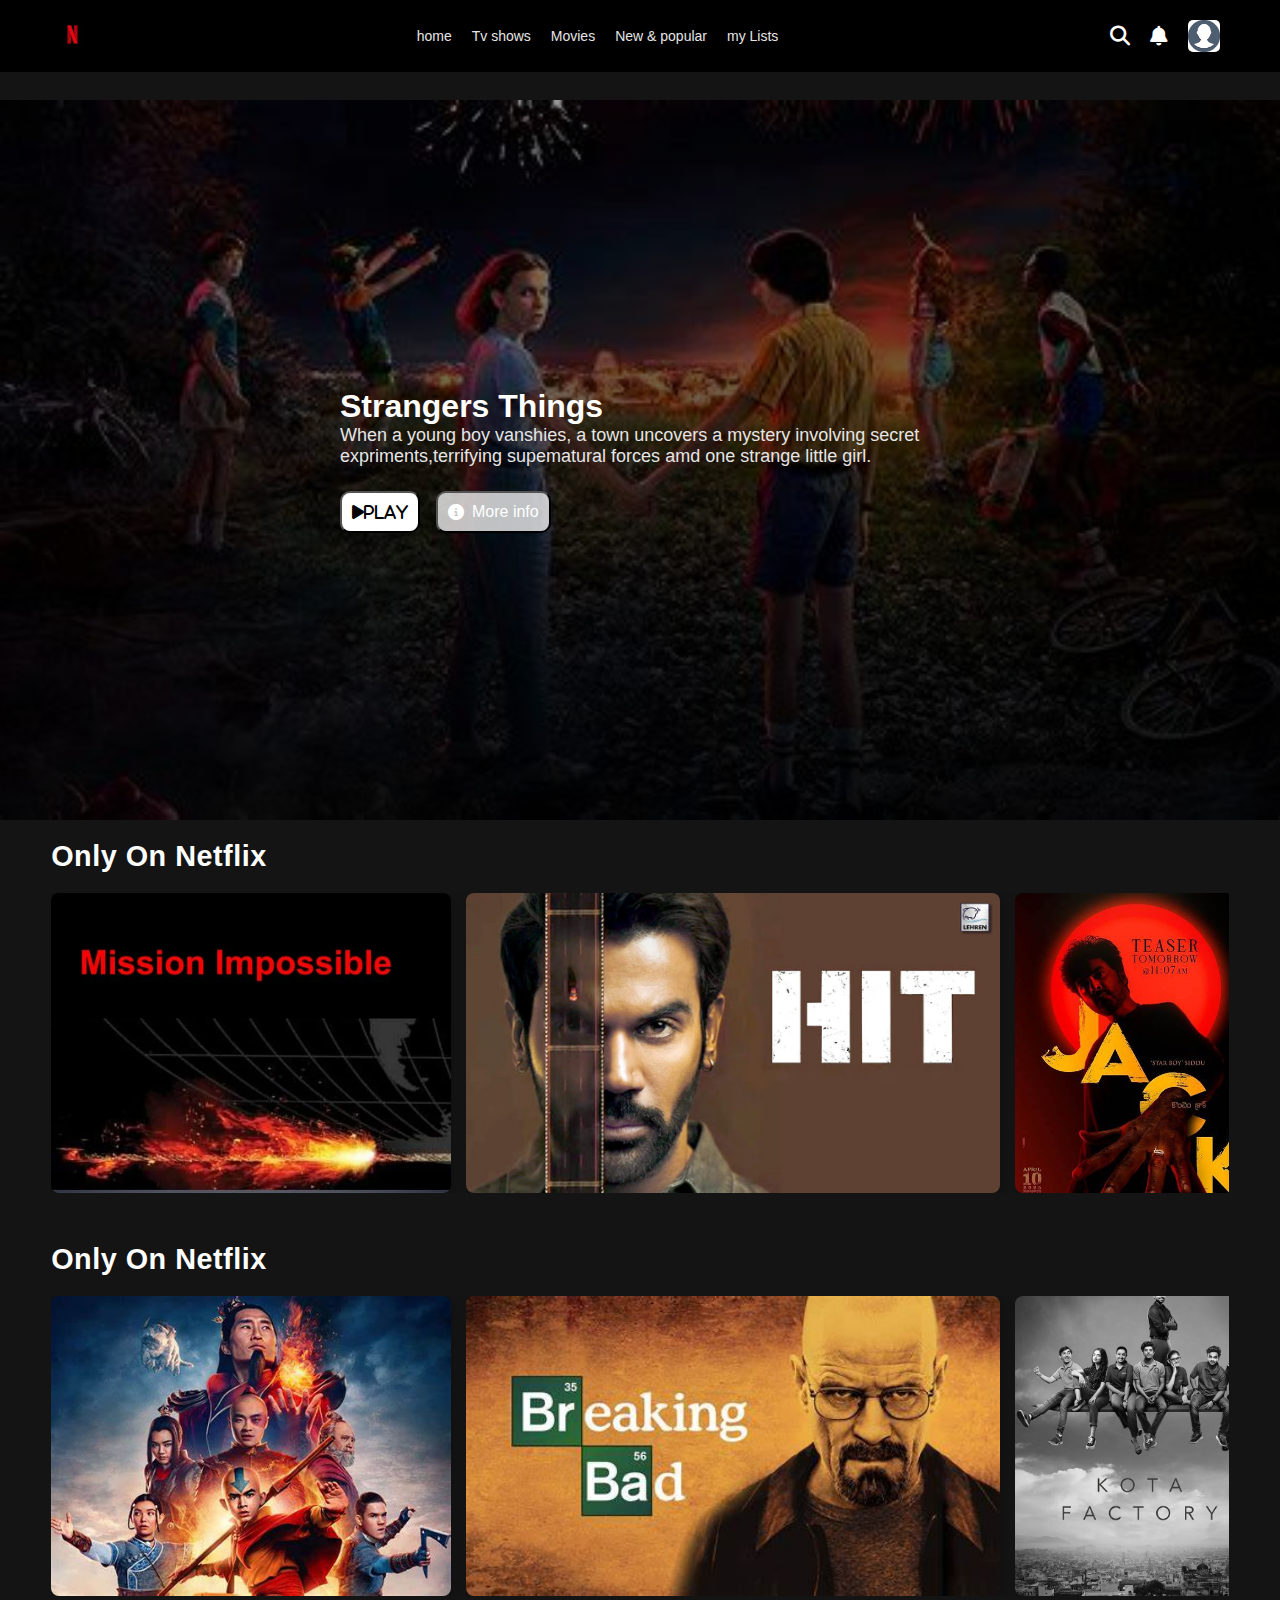
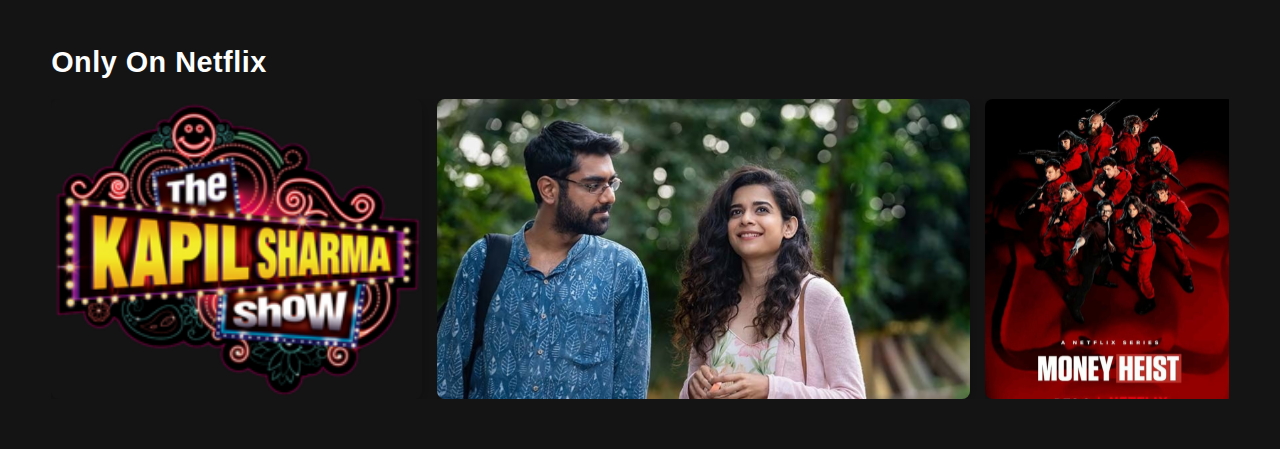
<file: index.html>
<!DOCTYPE html>
<html lang="en">
<head>
    <meta charset="UTF-8">
    <meta name="viewport" content="width=device-width, initial-scale=1.0">
    <title>Netflix Clone</title>

    <link rel="stylesheet" href="https://cdnjs.cloudflare.com/ajax/libs/font-awesome/6.7.2/css/all.min.css" integrity="sha512-Evv84Mr4kqVGRNSgIGL/F/aIDqQb7xQ2vcrdIwxfjThSH8CSR7PBEakCr51Ck+w+/U6swU2Im1vVX0SVk9ABhg==" crossorigin="anonymous" referrerpolicy="no-referrer" />
    <link rel="stylesheet" href="style.css"/>
    <link rel="icon" href="Netflix.logo.jpeg" type="image.jpeg"/>

</head>
<body>
     <!--navigation-->
     <nav class ="navbar">
        <div class="navbar-brand">
            <img src="Netflix.logo.jpeg" alt="Netflix.image" class="logo">
            </div>
            <div class="navbar-nav">
                <a  href="#"  class="nav-link">home</a>
                <a  href="#"  class="nav-link">Tv shows</a>
                <a  href="#"  class="nav-link">Movies</a>
                <a  href="#"  class="nav-link">New & popular</a>
                <a  href="#"  class="nav-link">my Lists</a>
            </div>
            


        
        
        <div class="navbar-right">
            <i class="fa-solid fa-magnifying-glass"></i>
            <i class="fa-solid fa-bell"></i>
            <img src="profile.jpeg" alt="Profile image" class="profile-icon">
        </div>
    </nav>
    
    <!--hero section-->
    <header class="hero">
        <div class="hero-content">
            <h1 class="hero- title">Strangers Things</h1>
            <p class="hero-description">When a young boy vanshies, a town uncovers a mystery involving secret expriments,terrifying supematural forces amd one strange little girl.</p>
            <div class="hero-button">
                <button class="btn btn-play"><i class="fa-solid fa-play">play</i></button>
                 <button class="btn btn-more-info">
                    <i class="fa-solid fa-circle-info"></i>More info</button>
            </div>


        </div>
    </header>
  <!--movie row--> 
  <div class="container">
    <section class="content-section">
        <h2 class="section-title">Only On Netflix</h2>

        <div class="content-row">
            <!--Cards-->
            <div class="content-card">
                <img src="missionimpossible.webp" alt="Movie cards"/>
                
                <div class="card-overlay">
                <div class="overlay-top">
                    <div class="Netflix-badge">N</div>
                </div>
            
            

                <div class="overlay-bottom">
                    <div class="overlay-control">
                    <div class="control-btn play-btn"></div>
                    <div class="control-btn check-btn"></div>
                    <div class="control-btn thumbs-btn"></div>
                    <div class="control-btn more-btn"></div>

                    </div>
                    <div class="overlay-info">
                        <div class="info-badge">TV-MA</div>
                        <div class="info-badge">Limited Series</div>
                        <div class="info-badge">HD</div>
                    </div>
                </div>
            </div>
           
                    
            
                </div>


               <div class="content-row">
            <!--Cards-->
            <div class="content-card">
                <img src="hit.avif" alt="Movie cards"/>
                
                <div class="card-overlay">
                <div class="overlay-top">
                    <div class="Netflix-badge">N</div>
                    </div>
                    
                <div class="overlay-bottom">
                    <div class="overlay-control">
                    <div class="control-btn play-btn"></div>
                    <div class="control-btn check-btn"></div>
                    <div class="control-btn thumbs-btn"></div>
                    <div class="control-btn more-btn"></div>

                    </div>
                    <div class="overlay-info">
                        <div class="info-badge">TV-MA</div>
                        <div class="info-badge">Limited Series</div>
                        <div class="info-badge">HD</div>
                    </div>
                
            </div>



        </div>
        </div>
                       <div class="content-row">
            <!--Cards-->
            <div class="content-card">
                <img src="jack.jpg" alt="Movie cards"/>
                
                <div class="card-overlay">
                <div class="overlay-top">
                    <div class="Netflix-badge">N</div>
                    </div>
                                    <div class="overlay-bottom">
                    <div class="overlay-control">
                    <div class="control-btn play-btn"></div>
                    <div class="control-btn check-btn"></div>
                    <div class="control-btn thumbs-btn"></div>
                    <div class="control-btn more-btn"></div>

                    </div>
                    <div class="overlay-info">
                        <div class="info-badge">TV-MA</div>
                        <div class="info-badge">Limited Series</div>
                        <div class="info-badge">HD</div>
                    </div>
                    </div>
                    </div>
                    </div>
                    

        </div>


    </section>
  </div>
   <!--movie row--> 
  <div class="container">
    <section class="content-section">
        <h2 class="section-title">Only On Netflix</h2>

        <div class="content-row">
            <!--Cards-->
            <div class="content-card">
                <img src="avtar.jpg" alt="Movie cards"/>
                
                <div class="card-overlay">
                <div class="overlay-top">
                    <div class="Netflix-badge">N</div>
                </div>
            
            

                <div class="overlay-bottom">
                    <div class="overlay-control">
                    <div class="control-btn play-btn"></div>
                    <div class="control-btn check-btn"></div>
                    <div class="control-btn thumbs-btn"></div>
                    <div class="control-btn more-btn"></div>

                    </div>
                    <div class="overlay-info">
                        <div class="info-badge">TV-MA</div>
                        <div class="info-badge">Limited Series</div>
                        <div class="info-badge">HD</div>
                    </div>
                </div>
            </div>
           
                    
            
                </div>


               <div class="content-row">
            <!--Cards-->
            <div class="content-card">
                <img src="breaking.jpg" alt="Movie cards"/>
                
                <div class="card-overlay">
                <div class="overlay-top">
                    <div class="Netflix-badge">N</div>
                    </div>
                    
                <div class="overlay-bottom">
                    <div class="overlay-control">
                    <div class="control-btn play-btn"></div>
                    <div class="control-btn check-btn"></div>
                    <div class="control-btn thumbs-btn"></div>
                    <div class="control-btn more-btn"></div>

                    </div>
                    <div class="overlay-info">
                        <div class="info-badge">TV-MA</div>
                        <div class="info-badge">Limited Series</div>
                        <div class="info-badge">HD</div>
                    </div>
                
            </div>



        </div>
        </div>
                       <div class="content-row">
            <!--Cards-->
            <div class="content-card">
                <img src="kota.webp" alt="Movie cards"/>
                
                <div class="card-overlay">
                <div class="overlay-top">
                    <div class="Netflix-badge">N</div>
                    </div>
                                    <div class="overlay-bottom">
                    <div class="overlay-control">
                    <div class="control-btn play-btn"></div>
                    <div class="control-btn check-btn"></div>
                    <div class="control-btn thumbs-btn"></div>
                    <div class="control-btn more-btn"></div>

                    </div>
                    <div class="overlay-info">
                        <div class="info-badge">TV-MA</div>
                        <div class="info-badge">Limited Series</div>
                        <div class="info-badge">HD</div>
                    </div>
                    </div>
                    </div>
                    </div>
                    

        </div>


    </section>
  </div>
   <!--movie row--> 
  <div class="container">
    <section class="content-section">
        <h2 class="section-title">Only On Netflix</h2>

        <div class="content-row">
            <!--Cards-->
            <div class="content-card">
                <img src="R.png" alt="Movie cards"/>
                
                <div class="card-overlay">
                <div class="overlay-top">
                    <div class="Netflix-badge">N</div>
                </div>
            
            

                <div class="overlay-bottom">
                    <div class="overlay-control">
                    <div class="control-btn play-btn"></div>
                    <div class="control-btn check-btn"></div>
                    <div class="control-btn thumbs-btn"></div>
                    <div class="control-btn more-btn"></div>

                    </div>
                    <div class="overlay-info">
                        <div class="info-badge">TV-MA</div>
                        <div class="info-badge">Limited Series</div>
                        <div class="info-badge">HD</div>
                    </div>
                </div>
            </div>
           
                    
            
                </div>


               <div class="content-row">
            <!--Cards-->
            <div class="content-card">
                <img src="little.avif" alt="Movie cards"/>
                
                <div class="card-overlay">
                <div class="overlay-top">
                    <div class="Netflix-badge">N</div>
                    </div>
                    
                <div class="overlay-bottom">
                    <div class="overlay-control">
                    <div class="control-btn play-btn"></div>
                    <div class="control-btn check-btn"></div>
                    <div class="control-btn thumbs-btn"></div>
                    <div class="control-btn more-btn"></div>

                    </div>
                    <div class="overlay-info">
                        <div class="info-badge">TV-MA</div>
                        <div class="info-badge">Limited Series</div>
                        <div class="info-badge">HD</div>
                    </div>
                
            </div>



        </div>
        </div>
                       <div class="content-row">
            <!--Cards-->
            <div class="content-card">
                <img src="money hest.jpg" alt="Movie cards"/>
                
                <div class="card-overlay">
                <div class="overlay-top">
                    <div class="Netflix-badge">N</div>
                    </div>
                                    <div class="overlay-bottom">
                    <div class="overlay-control">
                    <div class="control-btn play-btn"></div>
                    <div class="control-btn check-btn"></div>
                    <div class="control-btn thumbs-btn"></div>
                    <div class="control-btn more-btn"></div>

                    </div>
                    <div class="overlay-info">
                        <div class="info-badge">TV-MA</div>
                        <div class="info-badge">Limited Series</div>
                        <div class="info-badge">HD</div>
                    </div>
                    </div>
                    </div>
                    </div>
                    

        </div>


    </section>
  </div>

  <script src="js/app.js"></script>

  



  



  

</body>
</html>
</file>
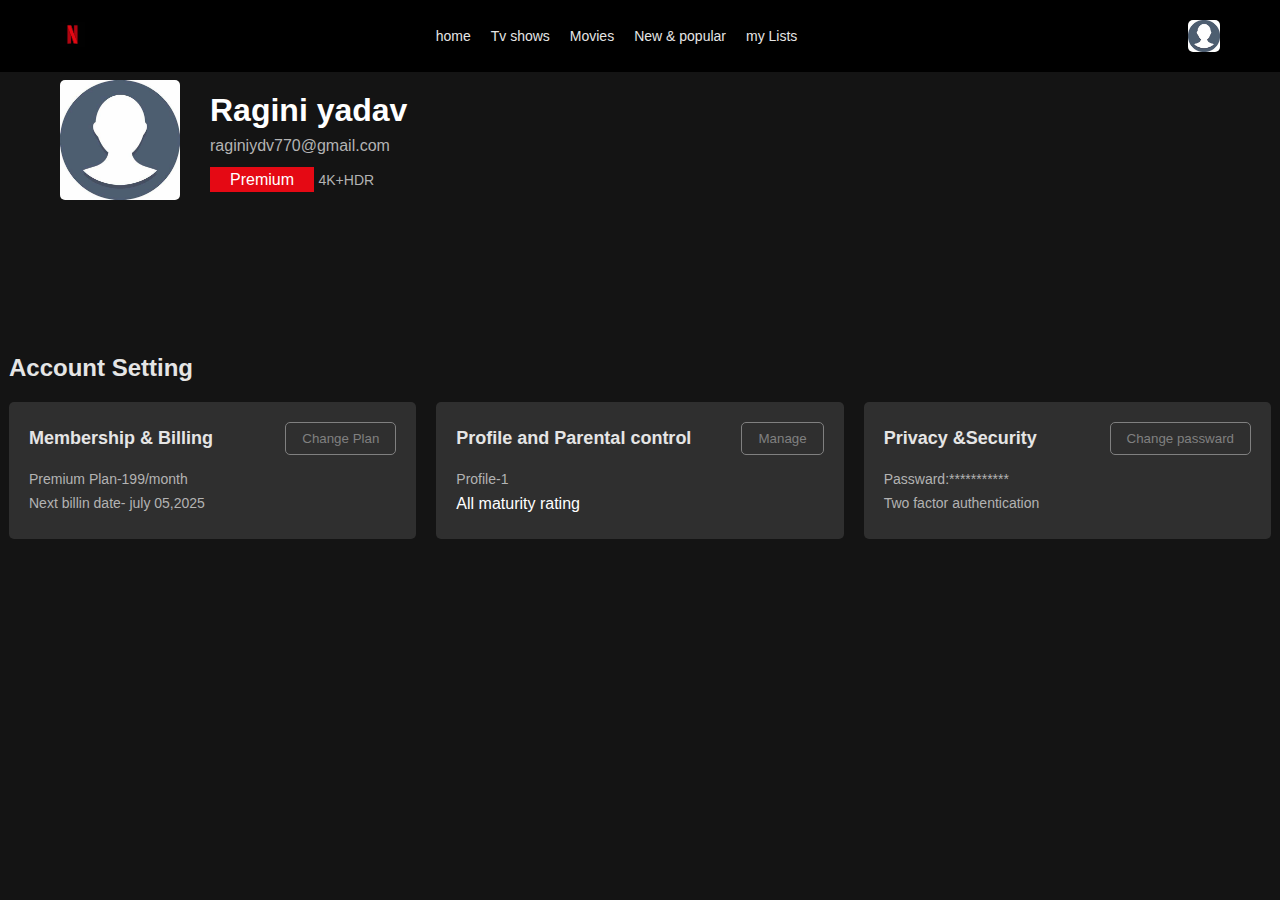
<file: profile-detail.html>
<!DOCTYPE html>
<html lang="en">
<head>
    <meta charset="UTF-8">
    <meta name="viewport" content="width=device-width, initial-scale=1.0">
    <title>Profile Section</title>
    <link rel="stylesheet" href="style.css"/>
    <link rel="stylesheet" href="profile-detail.css"/>
</head>
<body class="profile_detail-page">


    <!--navigation-->
    <nav class ="navbar">
        <div class="navbar-brand">
            <img src="Netflix.logo.jpeg" alt="Netflix.image" class="logo">
            </div>
            <div class="navbar-nav">
                <a  href="#"  class="nav-link">home</a>
                <a  href="#"  class="nav-link">Tv shows</a>
                <a  href="#"  class="nav-link">Movies</a>
                <a  href="#"  class="nav-link">New & popular</a>
                <a  href="#"  class="nav-link">my Lists</a>
            </div>
             <div class="navbar-right">
            <i class="fa-solid fa-magnifying-glass"></i>
            <i class="fa-solid fa-bell"></i>
            <img src="profile.jpeg" alt="Profile image" class="profile-icon">
        </div>
    </nav>

            
<!--profile details section-->
<div class="profile-detail-container">
    <div class="profile-header">
        <div class="profile-image">
            <img src="profile.jpeg" alt="profile image">
        </div>
        <div class="profile-info">
            <h1 class="profile-name">Ragini yadav</h1>
            <p  class="profile-email">raginiydv770@gmail.com</p>
            <div class="membership-info"></div>
            <span class="membership-badge">Premium</span>
            <span class=membership-details>4K+HDR</span>
        </div>
    </div>
    </div>
    <div class="profile-section">
        <!--ACCOUNT SECTION-->
        <div class="profile-section"></div>
        <h2>Account Setting</h2>
        <div class="Setting-grid">
            <!--cards-->
            <div class="setting-items">
                <div class="setting-header">
                    <h3>Membership & Billing</h3>
                    <button class="btn-change">Change Plan</button>
                </div>
                <p class="setting-details">Premium Plan-199/month</p>
                <p class="setting-details">Next billin date- july 05,2025</p>
            </div>
            <div class="setting-items">
                <div class="setting-header">
                    <h3>Profile and Parental control</h3>
                    <button class="btn-change">Manage</button>
                </div>
                <p class="setting-details">Profile-1</p>
                <p class ="setting-detail">All maturity rating</p>
</div>
<div class="setting-items">
                <div class="setting-header">
                    <h3>Privacy &Security</h3>
                    <button class="btn-change">Change passward</button>
                </div>
                <p class="setting-details">Passward:***********</p>
                <p class="setting-details">Two factor authentication</p>
                </div>
        </div>
    </div>



        

</body>

    
</html>
</file>
<file: style.css>
*{
    margin:0;
    padding:0;
    box-sizing:border-box;
}
body{
    font-family:Arial, Helvetica, sans-serif ;
    background-color: #141414;
    color:#fff;
}

.navbar{
    position:fixed;
    top:0;
    width:100%;
    padding:20px 60px;
      display:flex;
      align-items:center ;
    justify-content: space-between;
    background: linear-gradient(to bottom,
    rgba(0,0,0,7)0%,
    rgba(0,0,0,0)100%
    );
    z-index: 100;
    transition: background-color 0.3s;
    margin-bottom:50px;
    
}



.navbar{
     background-color:black;

}

.logo{
    height:25px;
    cursor:pointer;


}

.navbar-nav{
    display:flex;
    gap:20px;


}
.nav-link{
    color:#e5e5e5;
    text-decoration: none;
    font-size:14px;
    transition:color 0.3s;

}
.nav-link:hover{
    color:#b3b3b3;



}

.navbar-right{
    display:flex;
    align-items: center;
    justify-content: space-between;
    gap:20px;

}

.navbar-right{
    font-size:20px;
    cursor:pointer;
   /* display:flex;*/
   /* gap:20px;*/

}

.profile-icon{
    width:32px;
    height:32px;
    gap:20px;
    border-radius:5px;
    cursor:pointer;
}


/*hero-section*/
.hero{
    margin-top:100px;
    position:relative;
    z-index: 1;
    height:80vh;
    background:linear-gradient(to bottom,
    rgba(0,0,0, 0.4)0%,
    rgba(0,0,0,0.8)100%
    ),
    url(Stranger.jpeg)center/cover;
    display:flex;
    align-items: center;
    justify-content: center;
    padding:0 60px;
    margin-bottom:20px;
    
}

.hero-content{
    max-width:600px;
}

.hero-title{
    font-size:48px;
    margin-bottom:16px;


}
.hero-description{
    font-size:18px;
    margin-bottom:24px;
    color:#e5e5e5;

}
.hero-button{
    display:flex;
    gap:16px;

}
.btn{
    padding:10px 10px;
    background-color: #fff;
    color:#000;
    border-radius:10px;
    font-size:16px;
    cursor:pointer;
    display:flex;
    align-items:center;
    gap:8px;
    transition: all 0.3;

}
.btn-play{
    background-color: #fff;
    color:#000;
}
.btn-play:hover{
    background-color: rgba(255,255,255,0.75);


}


.btn-more-info{
    background-color: rgba(255,255,255,0.75);
    color:white;
}
.btn-more-info:hover{
    background-color:rgba(109,109,110,0.4);

}


/*Movie Section*/
.container{
    position: relative;
    display:inline-block;
    max-width:100%;
    padding:0 4%;
}

/*.section*/
.content-section{
    margin-bottom:50px;

}
.section-title{
    font-size:1.8rem;
    font-weight:700 ;
    margin-bottom:20px;
    color:white;
    letter-spacing:0.5px;
}

/*content-row*/
.content-card{
    
    display:flex;
    gap:15px;
    overflow-x:auto;

}

.content-row{
    display:flex;
    gap:15px;
    overflow-x:auto;
}
.content-row::-webkit-scrollbar{
    height:8px;

}

.content-row::-webkit-scrollbar-track{
    background:transparent;

}
.content-row::-webkit-scrollbar-thumb{
    color:#333;
    border-radius:5px;

}
/* content-cards*/
.content-card{
    position:relative;
    min-width:250px;
    height:300px;
    border-radius:8px;
    overflow:hidden;
    cursor:pointer;
    transition:all 0.3s ease;
    flex-shrink:0;
    box-shadow:0 4px 15px rgba(0,0,0,0.3);
    transition:transform 0.3s  ease-in-out;
    

}
.content-card:hover{
    transform:scale(1,1);
    z-index:10;
     box-shadow:0 4px 15px rgba(0,0,0,0.3);
}

.content-card img{
    display: block;
    width:100%;
    height:100%;
    object-fit:cover;
    transition:brightness 0.3s ease;

}

.content-card:hover img{
    filter: brightness(.4);
}

/*NETFLIX -badge*/

.Netflix-badge{
    position:relative;
    top:8px;
    left:20px;
    background-color:#e50914;
    color:white;
    width:20px;
    height:20px;
    border-radius:5px;
    display:flex;
    align-items:center;
    justify-content: center;
    font-weight:bold;
    font-size:14px;
    z-index:2;
}

/*Card-overlay*/
.card-overlay{
    position:absolute;
    top:0;
    left:0;
    right:0;
    bottom:0;
    background: linear-gradient(
        180deg,
        rgba(0,0,0,0.1) 0%,
        rgba(0,0,0,0.3)300%,
        rgba(0,0,0,0.9)100%,

    );
    opacity:0;
    transition:opacity 0.3s ease;
    flex-direction:column;
    justify-content:space-between ;
    padding:15px;
    color:white;
}

.content-card:hover .card-overlay{
    opacity:1;
    
}

.overlay-top {
    display:flex;
    justify-content: space-between;
    align-items:flex-start;
}

.overlay-bottom{
    display:flex;
    flex-direction:column;
    gap:10px;
}


.overlay-title{
    font-size:10px;
    font-weight:bold;
    text-transform:uppercase;
    letter-spacing:1px;
    margin-bottom:10px;

}
.overlay-control{
    display:flex;
    gap:8px;
    margin-bottom:10px;
}



.control-btn{
    width:35px;
    height:35px;
    border-radius:2px solid white;
    background:rgba(255,255,255,0.1) ;
    backdrop-filter: blur(10px);
    display:flex;
    align-items:center;
    justify-content: center;
    cursor:pointer;
    transition:all 0.3s ease;
    color:white;
    font-size:14px;



}
.control-btn:hover{
    background:rgba(255,255,255,0.3);
    transform:scale(1.1);

}
.play-btn{
    background:white;
    color:black;

}
.play-btn:hover{
    background:rgba(255,255,255,0.9);
    transform:scale(1.1);

}
.play-btn .check-btn  .thumb-btn .more-btn  {
    background:white;
    color:black;
}
.play-btn:hover{
    background:rgba(255,255,255,0.9);
}

.overlay-info{
    position: absolute;
    bottom:10px;
    display:flex;
    gap:10px;
    align-items:center;
    justify-content:center;
    margin-bottom:8px;
    flex-wrap:wrap;
    margin-bottom:10px;
     left:0;
     z-index:5;
     

    



}

.info-badge{
    background:rgba(255,255,255,0.2);
    backdrop-filter:blur(10px) ;
    padding:3px 6px;
    border-radius:3px ;
    font-size:10px;
    font-weight:bold;
    color:white;
    display:inline-block;
    


}

/*button icons*/

.play-btn::before {
  content: "▶"; /* Play symbol */
}
.check-btn::before {
  content: "✔"; /* Check mark */
}
.thumbs-btn::before {
  content: "👍"; /* Thumbs up emoji */
}
.more-btn::before {
  content: "➤"; /* Example for "more" */
}

.content-card::before{
    content:"";
    position: absolute;
    top:0;
    bottom:0;
    right:0;
    background:linear-gradient(
        to bottom,
        transparent 0%,
        transparent 50%,
        rgba(0,0,0,0.8)100%,
    
    );
    z-index:1;
}

@media(max-width:12px){
    .container{
        padding:0 3%;
    }
    .container-card{
        min-width:220px;
        height:125px;

    }
    .section-title{
        font-size:1.6rem;

    }
}
@media(max-width:760px){
    .container{
        padding:0 2%;


    }
    .content-card{
        min-width:180px;
        height:100px;
    }
}
</file>
<file: profile-detail.css>
.profile-detail-page{
    background-color:#141414;
    min-height:100vh;
    color:#fff;
}

.profile-detail-container{
    max-width:1200px;
    margin:0 auto;
    padding:80px 20px;

}
/*profile header*/

.profile-header{
    display: flex;
    align-items:center;
    gap:30px;
    margin-bottom:50px;

}

.profile-image{
    width:120px;
    height:120px;
    border-radius:5px;
    overflow:hidden;

}
.profile-image img{
    width:100%;
    height:100%;
    object-fit:cover;
    
}

.profile-info{
    flex:1;

}
.profile-name{
    font-size:32px;
    margin-bottom:8px;



}
.profile-email{
    color:#b3b3b3;
    margin-bottom:16px;

}

.membership-info{
    display:flex;
    gap:16px;
    align-items:center;
}
.membership-badge{
    background-color:#e50914;
    padding:4px 20px;
}
.membership-details{
    color:#b3b3b3;
    font-size:14px;
}

/*.profile section*/
.profile-section{
    margin-bottom:0.1px;
    padding:8px 9px;

}



.profile-section h2{
    
    font-size:24px;
    margin-bottom:20px;
    color:#e5e5e5;


}
.Setting-grid{
    display:grid;
    grid-template-columns:repeat(auto-fit,minmax(300px,1fr));
    gap:20px;
}
.setting-items{
    background-color:#2f2f2f;
    padding:20px;
    border-radius:5px;

}
.setting-header{
    display:flex;
    justify-content: space-between;
    align-items: center;
    margin-bottom:16px;
}
.setting-header h3{
    font-size:18px;
    color:#e5e5e5;

}
.btn-change{
    background:transparent;
    border:1px solid #808080;
    color:#808080;
    padding:8px 16px;
    border-radius:5px;
    transition:all 0.3s;


}

.btn-change:hover{
    color:#fff;
    border-color:#fff;
}
.setting-details{
    color:#b3b3b3;
    margin-bottom:8px;
    font-size:14px;
}

/*responsiveness*/
@media(max-width:768px){
    .profile-header{
        flex-direction:column;
        text-align:center;
    }
    .membership-info{
        justify-content:center;

    }
    .setting-grid{
        grid-template-columns:1fr;

    }

}
</file>
